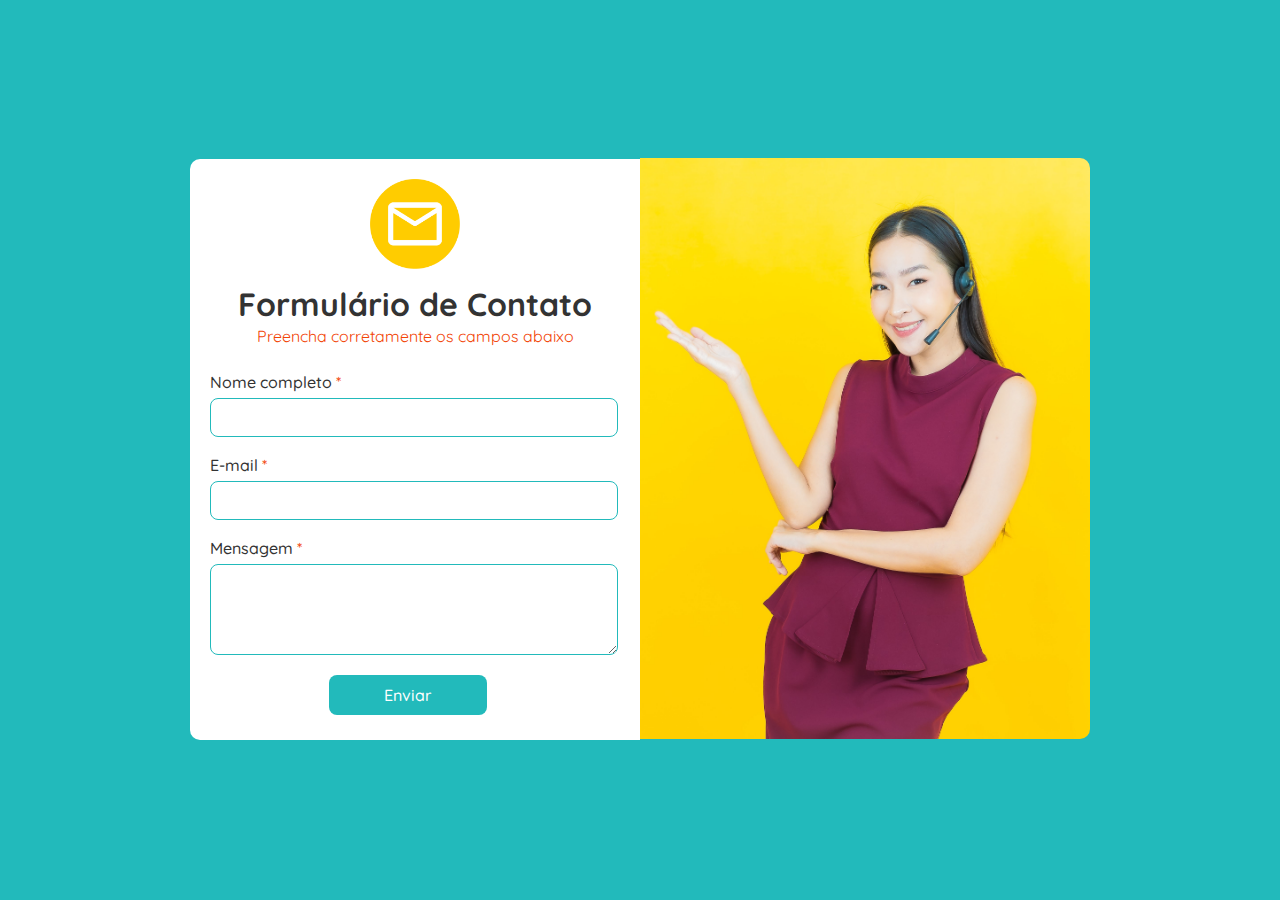
<file: Day01/index.html>
<!DOCTYPE html>
<html lang="pt-br">
<head>
    <meta charset="UTF-8">
    <meta http-equiv="X-UA-Compatible" content="IE=edge">
    <meta name="viewport" content="width=device-width, initial-scale=1.0">
    <title>Formulário de Contato | Amanda Amorim</title>

    <!--LINK CSS-->
    <link rel="stylesheet" href="./src/css/reset.css">
    <link rel="stylesheet" href="./src/css/base.css">
    <link rel="stylesheet" href="./src/css/form.css">
    <link rel="stylesheet" href="./src/css/img.css">
    <link rel="stylesheet" href="./src/css/responsividade.css">


</head>
<body>
    <main>
        <section class="formulario">

            <div class="icon">
                <img src="./src/img/icon.png" class="mail">

                <h1 class="titulo">Formulário de Contato</h1>
                <p class="texto-corrido">Preencha corretamente os campos abaixo</p>
            </div>

            <fieldset>
        <form action="" method="POST" name="form1">
         <label class="form-label" for="nomeSobrenome">Nome completo <spam>*</spam></label>
            <input type="text" id="nomeSobrenome" name="nome" required>

            <label class="form-label" for="email">E-mail <spam>*</spam></label>
            <input type="email" id="email" name="email" required>

            <label class="form-label" for="mensagem">Mensagem <spam>*</spam></label>
            <textarea id="mensagem" cols="30" rows="9" name="texto" required></textarea>

            <input type="submit" id="btn" value="Enviar" onclick="return validar()">
        </form>
    </fieldset>
        </section>
        <section class="imagem">
            <img src="./src/img/telemarketing.jpg" alt="">
        </section>
    
</main>

    <script src="./src/validacao.js"></script>
</body>
</html>
</file>
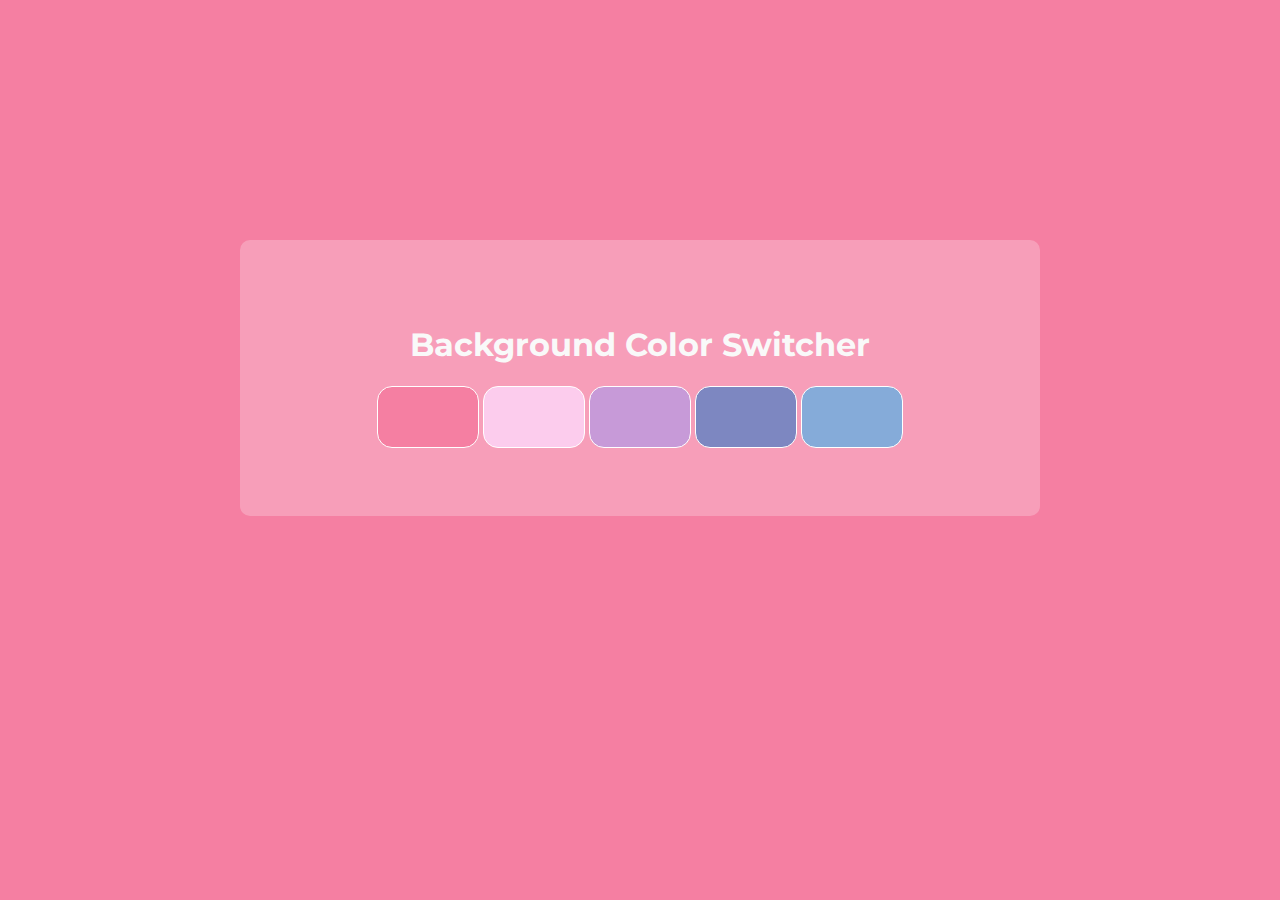
<file: Day02/index.html>
<!DOCTYPE html>
<html lang="pt-br">
<head>
    <meta charset="UTF-8">
    <meta http-equiv="X-UA-Compatible" content="IE=edge">
    <meta name="viewport" content="width=device-width, initial-scale=1.0">
    <title>Background Color Switcher</title>

    <!-- LINK CSS -->
    <link rel="stylesheet" href="./assets/css/style.css">

</head>
<body>
    
    <div class="container">
        <h1>Background Color Switcher</h1>
        <div class="buttons">
            <span class="button co1" id="cor01"></span>
            <span class="button 2cor" id="cor02"></span>
            <span class="button" id="cor03"></span>
            <span class="button" id="cor04"></span>
            <span class="button" id="cor05"></span>
        </div>
    </div>
    
    <script src="./assets/js/main.js"></script>
</body>
</html>
</file>
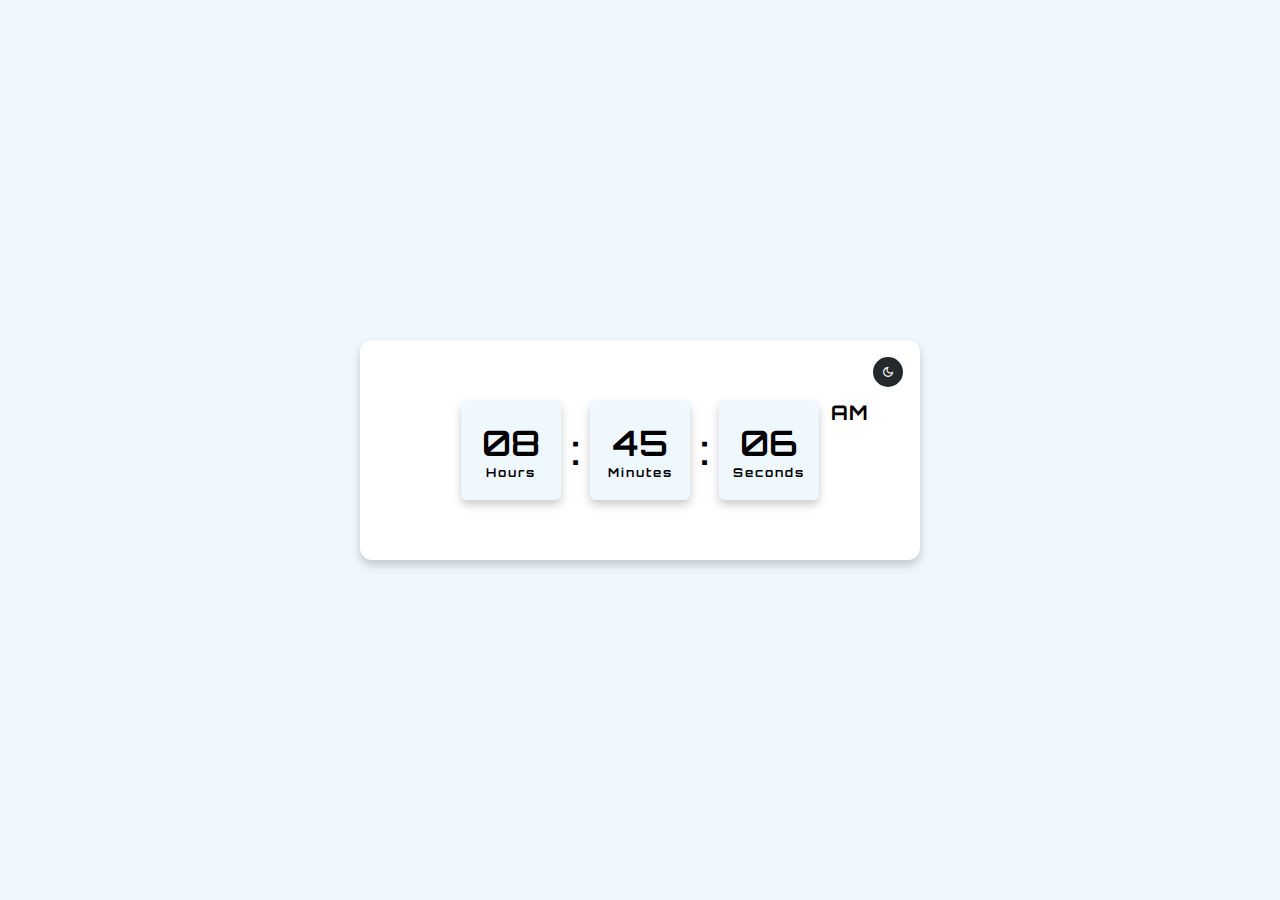
<file: Day03/index.html>
<!DOCTYPE html>
<html lang="pt-br">
<head>
    <meta charset="UTF-8">
    <meta http-equiv="X-UA-Compatible" content="IE=edge">
    <meta name="viewport" content="width=device-width, initial-scale=1.0">
    <title>Relógio Digital Dinâmico</title>

    <!-- LINK CSS -->
    <link rel="stylesheet" href="./src/css/style.css">

    <!-- LINK ICONS -->
    <link rel="stylesheet" href="https://fonts.googleapis.com/css2?family=Material+Symbols+Outlined:opsz,wght,FILL,GRAD@48,300,1,0" />

</head>
<body>
    <section>
        <div class="container">
          <div class="icons">
            <span class="material-symbols-outlined moon">dark_mode</span>
            <span class="material-symbols-outlined sun">brightness_7</span>

          </div>
          <div class="time">
            <div class="time-colon">
              <div class="time-text">
                <span class="num hour_num">08</span>
                <span class="text">Hours</span>
              </div>
              <span class="colon">:</span>
            </div>
            <div class="time-colon">
              <div class="time-text">
                <span class="num min_num">45</span>
                <span class="text">Minutes</span>
              </div>
              <span class="colon">:</span>
            </div>
            <div class="time-colon">
              <div class="time-text">
                <span class="num sec_num">06</span>
                <span class="text">Seconds</span>
              </div>
              <span class="am_pm">AM</span>
            </div>
          </div>
        </div>
      </section>

    <!-- LINK JAVASCRIPT -->
    <script src="./src/js/main.js"></script>
</body>
</html>
</file>
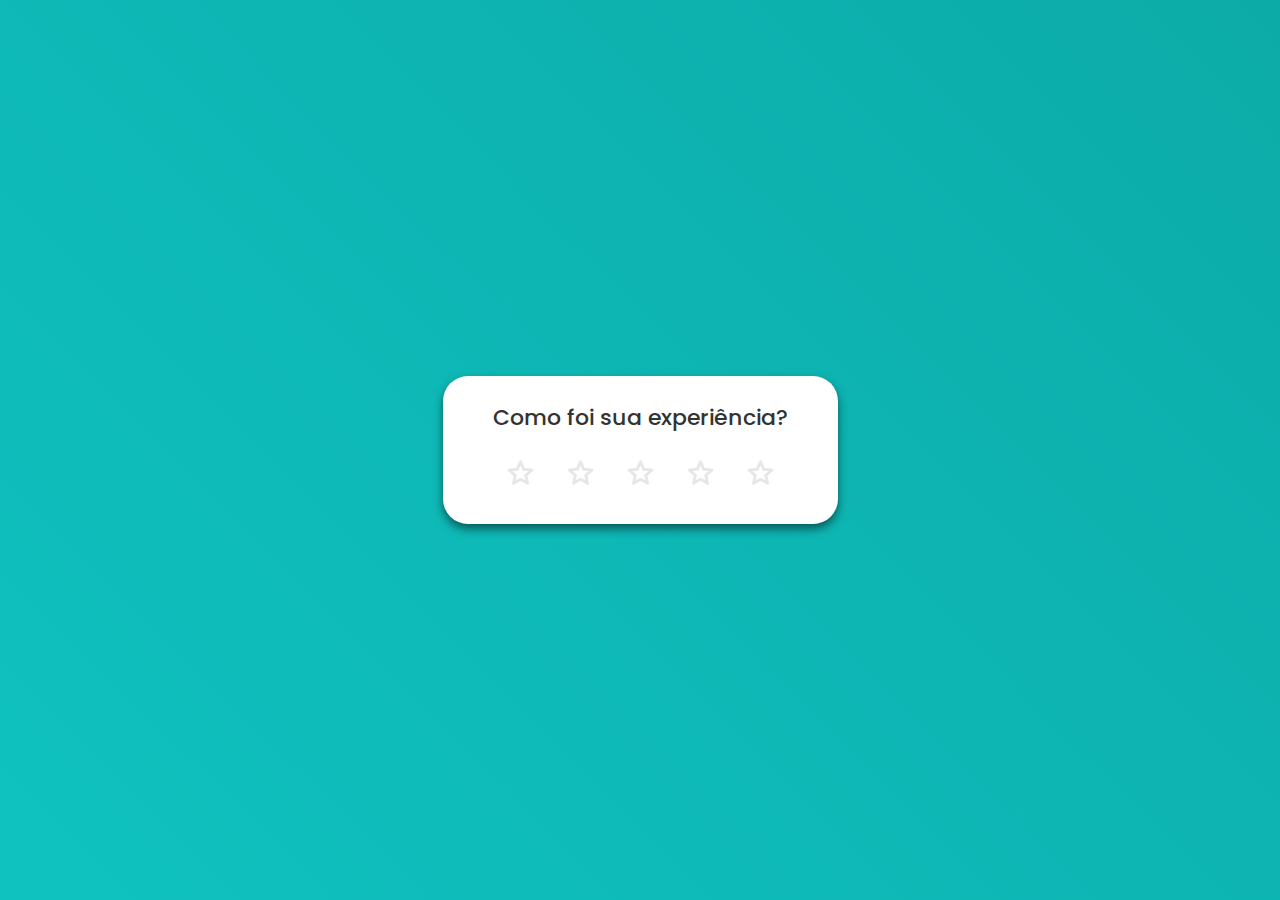
<file: Day05/index.html>
<!DOCTYPE html>
<html lang="pt-br">
<head>
    <meta charset="UTF-8">
    <meta http-equiv="X-UA-Compatible" content="IE=edge">
    <meta name="viewport" content="width=device-width, initial-scale=1.0">
    <title>Classificação Dinâmica por Estrelas</title>

    <!-- LINK CSS -->
    <link rel="stylesheet" href="./assets/css/style.css">

    <!-- LINK FAVICON -->
    <link rel="apple-touch-icon" sizes="180x180" href="./assets/images/android-chrome-192x192.png">
    <link rel="icon" type="image/png" sizes="32x32" href="./assets/images/favicon-32x32.png">
    <link rel="icon" type="image/png" sizes="16x16" href="./assets/images/favicon-16x16.png">
    <link rel="manifest" href="./assets/images/site.webmanifest">

    <!-- ICON -->
    <link rel="stylesheet" href="https://fonts.googleapis.com/css2?family=Material+Symbols+Rounded:opsz,wght,FILL,GRAD@48,400,1,0"/>

</head>
<body>
    <div class="rating-box">
        <header>Como foi sua experiência?</header>
        <div class="stars">
            <span class="material-symbols-rounded">star</span>
            <span class="material-symbols-rounded">star</span>
            <span class="material-symbols-rounded">star</span>
            <span class="material-symbols-rounded">star</span>
            <span class="material-symbols-rounded">star</span>
        </div>

    </div>

    <script src="./assets/js/main.js"></script>
</body>
</html>
</file>
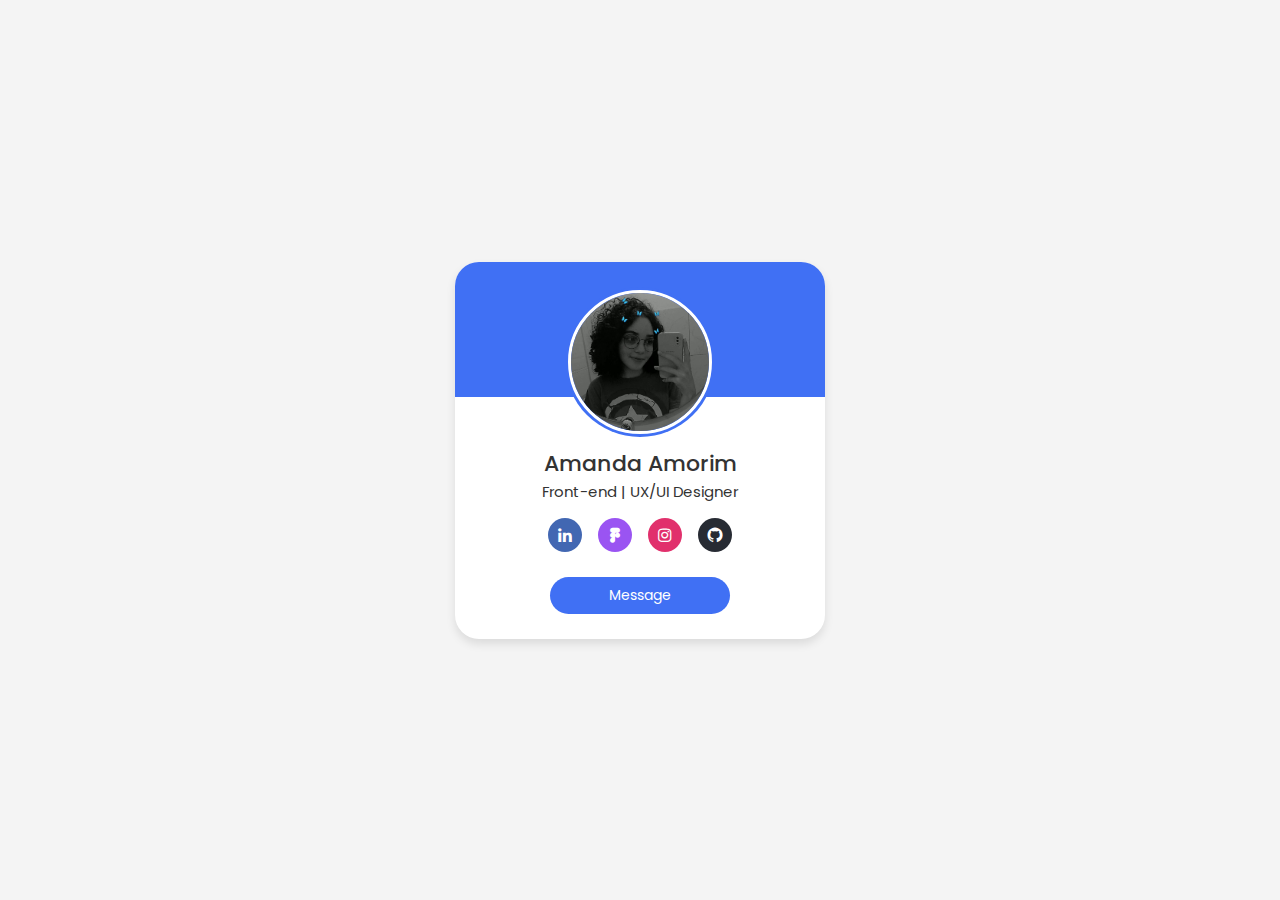
<file: Day06/index.html>
<!DOCTYPE html>
<html lang="pt-br">
<head>
    <meta charset="UTF-8">
    <meta http-equiv="X-UA-Compatible" content="IE=edge">
    <meta name="viewport" content="width=device-width, initial-scale=1.0">
    <title>Profile Card</title>

    <!-- LINK CSS -->
    <link rel="stylesheet" href="./src/css/style.css">

    <!-- LINK ICON -->
    <link href="https://unpkg.com/boxicons@2.1.2/css/boxicons.min.css" rel="stylesheet"/>
</head>
<body>
    <div class="profile-card">
        <div class="image">
          <img src="./src/img/image.jpg" alt="" class="profile-img"/>
        </div>
  
        <div class="text-data">
          <span class="name">Amanda Amorim</span>
          <span class="job">Front-end | UX/UI Designer</span>
        </div>
  
        <div class="media-buttons">
          <a href="https://www.linkedin.com/in/amandavsamorim/" target="_blank" style="background: #4267b2" class="link">
            <i class="bx bxl-linkedin"></i>
          </a>
          <a href="https://www.figma.com/@amandavsamorim"  target="_blank" style="background: #9A54F2" class="link">
            <i class="bx bxl-figma"></i>
          </a>
          <a href="https://instagram.com/amandavsamorim" target="_blank" style="background: #e1306c" class="link">
            <i class="bx bxl-instagram"></i>
          </a>
          <a href="https://github.com/amandavsadev"  target="_blank" style="background: #272B33" class="link">
            <i class="bx bxl-github"></i>
          </a>
        </div>
  
        <div class="buttons">
          <button class="button"><a href="mailto:amandavsadev@gmail.com">Message</a></button>
        </div>

      </div>
</body>
</html>
</file>
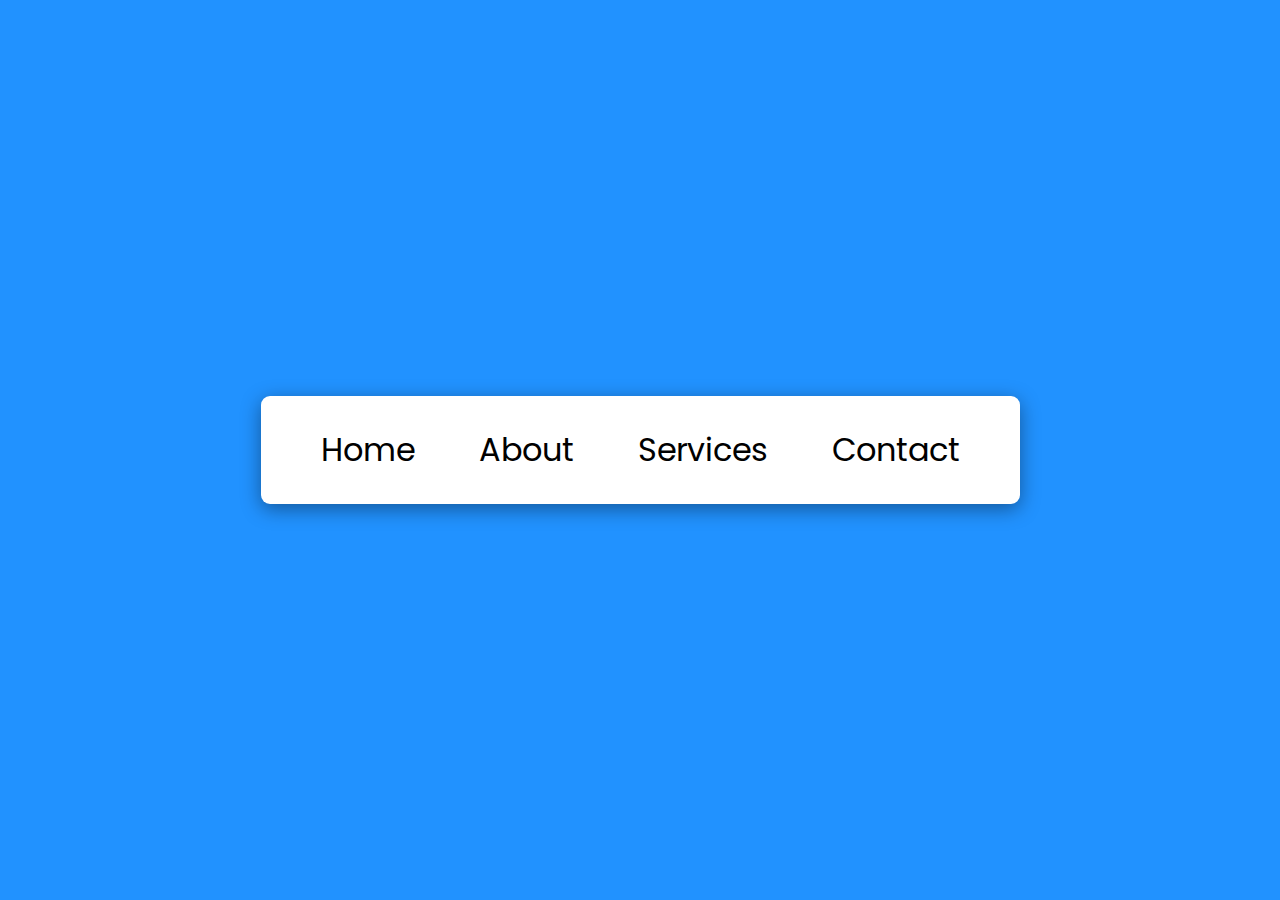
<file: Day07/index.html>
<!DOCTYPE html>
<html lang="pt-br">
<head>
    <meta charset="UTF-8">
    <meta http-equiv="X-UA-Compatible" content="IE=edge">
    <meta name="viewport" content="width=device-width, initial-scale=1.0">
    <title>Navbar Hover Animation</title>

    <!-- LINK CSS -->
    <link rel="stylesheet" href="./src/css/style.css">
    <link rel="stylesheet" href="./src/css/base.css">
    

</head>
<body>

    <div class="container">
        <nav>
          <ul>
            <li>Home</li>
            <li>About</li>
            <li>Services</li>
            <li>Contact</li>
          </ul>
        </nav>
      </div>
    
</body>
</html>
</file>
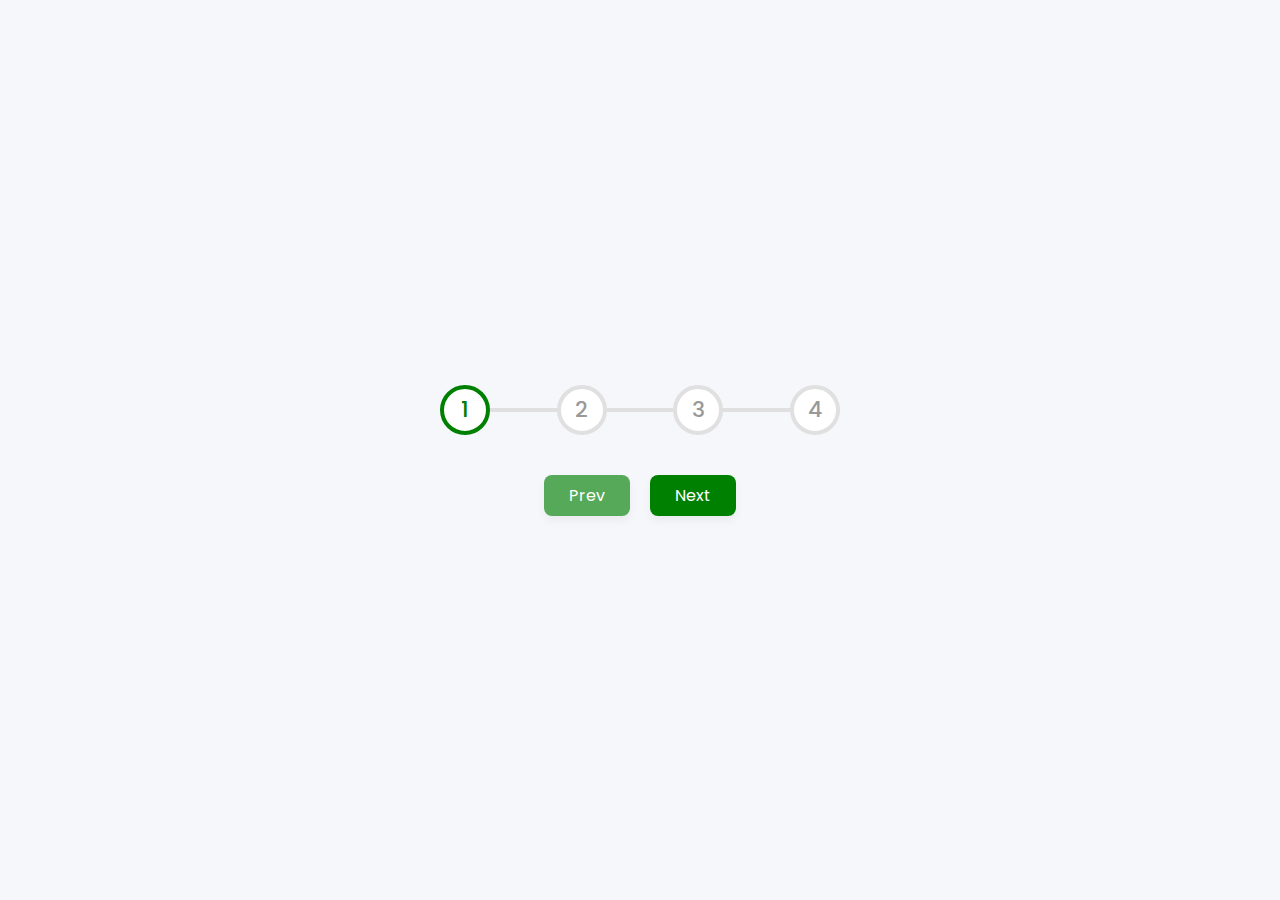
<file: Day08/index.html>
<!DOCTYPE html>
<html lang="en">
<head>
    <meta charset="UTF-8">
    <meta http-equiv="X-UA-Compatible" content="IE=edge">
    <meta name="viewport" content="width=device-width, initial-scale=1.0">
    <title>Barra de Progresso</title>

    <!-- LINK CSS -->
    <link rel="stylesheet" href="./src/css/style.css">
    <link rel="stylesheet" href="./src/css/base.css">

</head>
<body>
  <div class="container">
    <div class="steps">
      <span class="circle active">1</span>
      <span class="circle">2</span>
      <span class="circle">3</span>
      <span class="circle">4</span>
      <div class="progress-bar">
        <span class="indicator"></span>
      </div>
    </div>
    <div class="buttons">
      <button id="prev" disabled>Prev</button>
      <button id="next">Next</button>
    </div>
  </div>

  <script src="./src/js/main.js"></script>
</body>
</html>
</file>
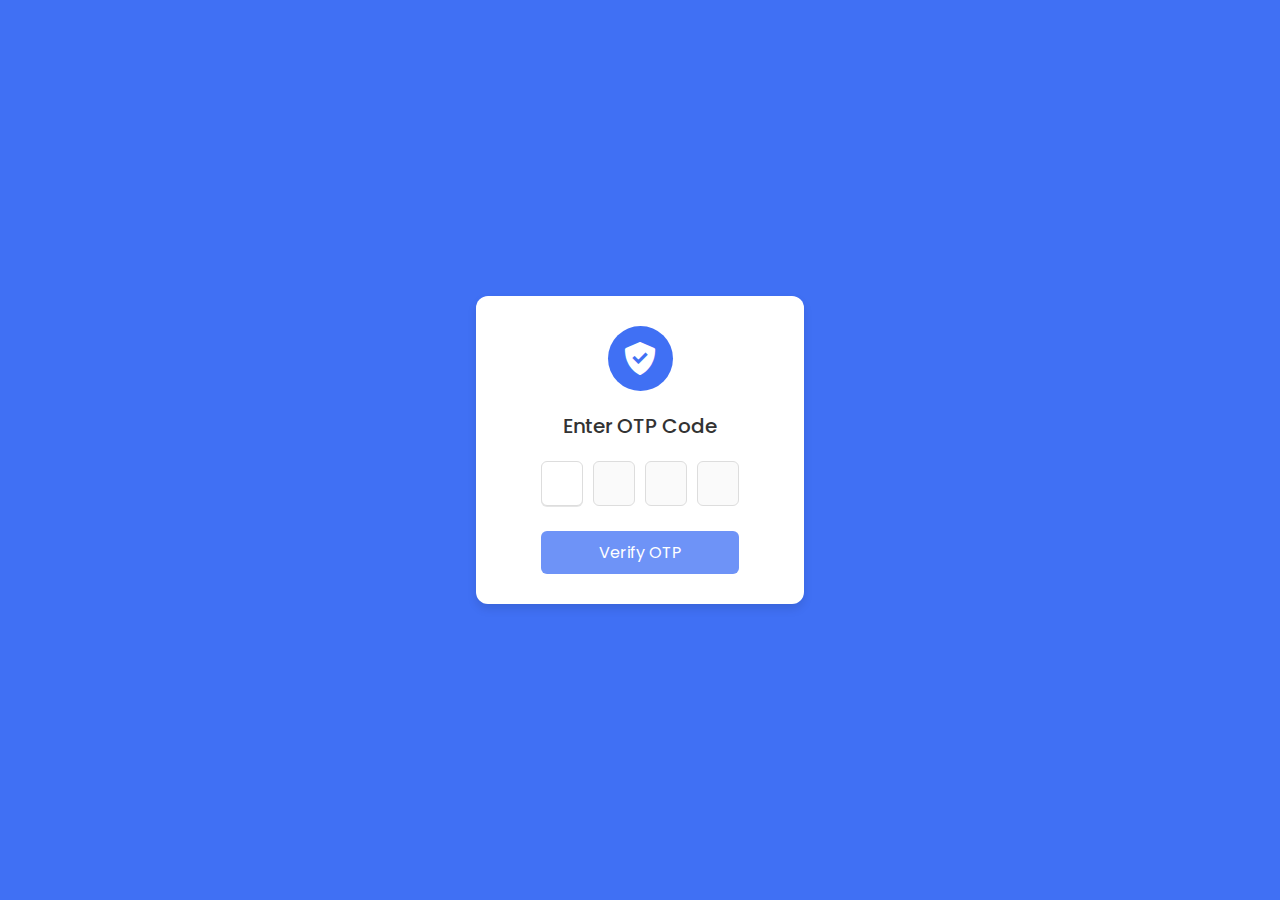
<file: Day10/index.html>
<!DOCTYPE html>
<html lang="pt-br">
<head>
    <meta charset="UTF-8">
    <meta http-equiv="X-UA-Compatible" content="IE=edge">
    <meta name="viewport" content="width=device-width, initial-scale=1.0">

    <!-- LINK CSS -->
    <link rel="stylesheet" href="./src/css/style.css">

     <!-- Boxicons CSS -->
     <link href="https://unpkg.com/boxicons@2.1.4/css/boxicons.min.css" rel="stylesheet" />

    <title>Formulário de Verificação OTP</title>
</head>
<body>
    <div class="container">
        <header>
          <i class="bx bxs-check-shield"></i>
        </header>
        <h4>Enter OTP Code</h4>
        <form action="#">
          <div class="input-field">
            <input type="number" />
            <input type="number" disabled />
            <input type="number" disabled />
            <input type="number" disabled />
          </div>
          <button>Verify OTP</button>
        </form>
      </div>

      <script src="./src/js/main.js"></script>
</body>
</html>
</file>
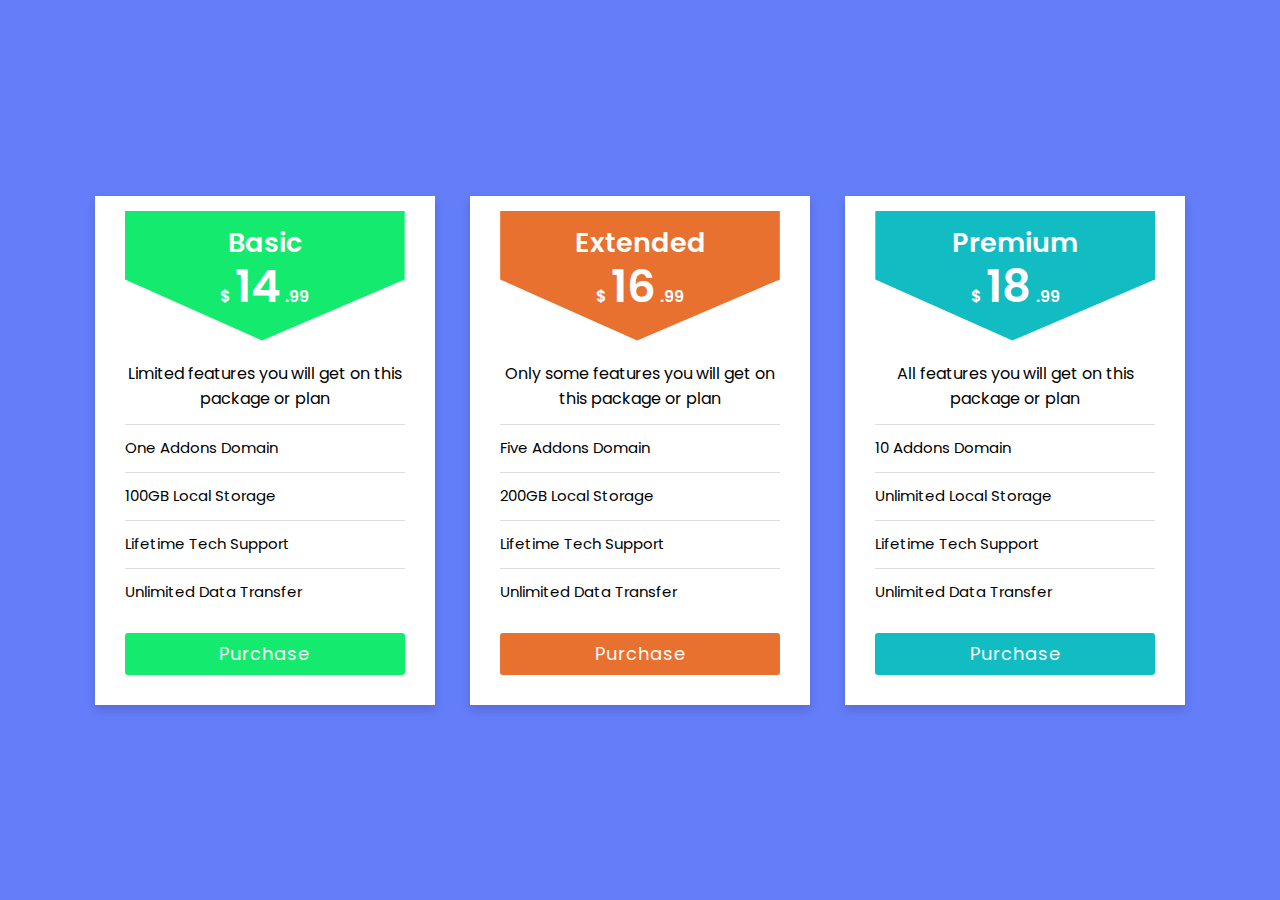
<file: Day11/index.html>
<!DOCTYPE html>
<html lang="pt-br">
<head>
    <meta charset="UTF-8">
    <meta http-equiv="X-UA-Compatible" content="IE=edge">
    <meta name="viewport" content="width=device-width, initial-scale=1.0">
    <title>Tabela de Preços Responsiva</title>

    <!-- LINK CSS -->
    <link rel="stylesheet" href="./src/css/style.css">
    
</head>
<body>
    <div class="content">
        <div class="card one">
          <div class="top">
            <div class="title">Basic</div>
            <div class="price-sec">
              <span class="dollar">$</span>
              <span class="price">14</span>
              <span class="decimal">.99</span>
            </div>
          </div>
          <div class="info">Limited features you will get on this package or plan</div>
          <div class="details">
            <div class="one">
              <span>One Addons Domain</span>
              <i class="fas fa-check"></i>
            </div>
            <div class="one">
              <span>100GB Local Storage</span>
              <i class="fas fa-check"></i>
            </div>
            <div class="one">
              <span>Lifetime Tech Support</span>
              <i class="fas fa-times"></i>
            </div>
            <div class="one">
              <span>Unlimited Data Transfer</span>
              <i class="fas fa-times"></i>
            </div>
            <button>Purchase</button>
          </div>
        </div>
        <div class="card two">
          <div class="top">
            <div class="title">Extended</div>
            <div class="price-sec">
              <span class="dollar">$</span>
              <span class="price">16</span>
              <span class="decimal">.99</span>
            </div>
          </div>
          <div class="info">Only some features you will get on this package or plan</div>
          <div class="details">
            <div class="one">
              <span>Five Addons Domain</span>
              <i class="fas fa-check"></i>
            </div>
            <div class="one">
              <span>200GB Local Storage</span>
              <i class="fas fa-check"></i>
            </div>
            <div class="one">
              <span>Lifetime Tech Support</span>
              <i class="fas fa-check"></i>
            </div>
            <div class="one">
              <span>Unlimited Data Transfer</span>
              <i class="fas fa-times"></i>
            </div>
            <button>Purchase</button>
          </div>
        </div>
        <div class="card three">
          <div class="top">
            <div class="title">Premium</div>
            <div class="price-sec">
              <span class="dollar">$</span>
              <span class="price">18</span>
              <span class="decimal">.99</span>
            </div>
          </div>
          <div class="info">All features you will get on this package or plan</div>
          <div class="details">
            <div class="one">
              <span>10 Addons Domain</span>
              <i class="fas fa-check"></i>
            </div>
            <div class="one">
              <span>Unlimited Local Storage</span>
              <i class="fas fa-check"></i>
            </div>
            <div class="one">
              <span>Lifetime Tech Support</span>
              <i class="fas fa-check"></i>
            </div>
            <div class="one">
              <span>Unlimited Data Transfer</span>
              <i class="fas fa-check"></i>
            </div>
            <button>Purchase</button>
          </div>
        </div>
      </div>

</body>
</html>
</file>
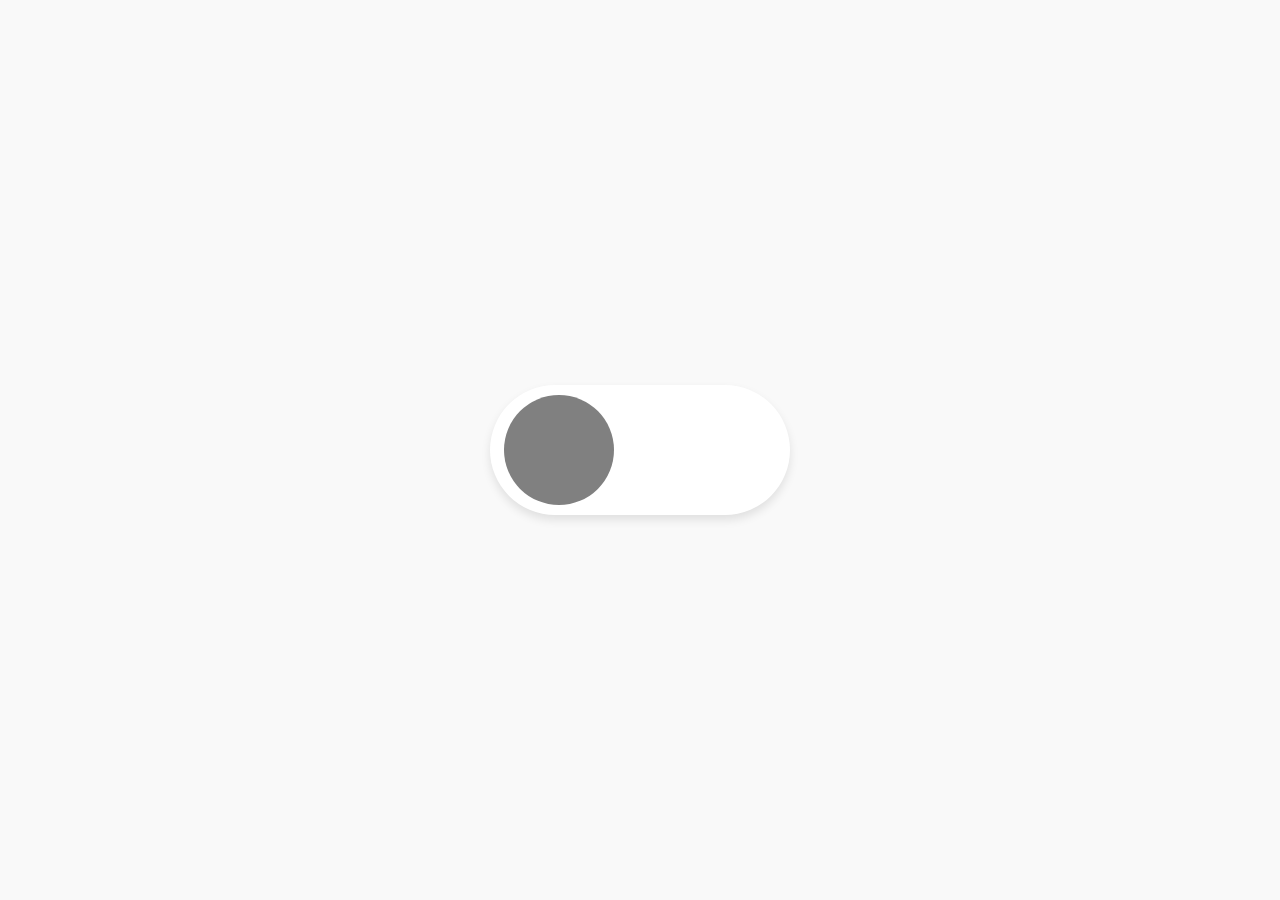
<file: Day12/index.html>
<!DOCTYPE html>
<html lang="pt-br">
<head>
    <meta charset="UTF-8">
    <meta http-equiv="X-UA-Compatible" content="IE=edge">
    <meta name="viewport" content="width=device-width, initial-scale=1.0">
    <title>Botão Dark/Light Mode</title>

    <!-- LINK CSS -->
    <link rel="stylesheet" href="./src/css/style.css">
</head>
<body>
     <div class="toggle"></div>

     <script src="./src/js/main.js"></script>
</body>
</html>
</file>
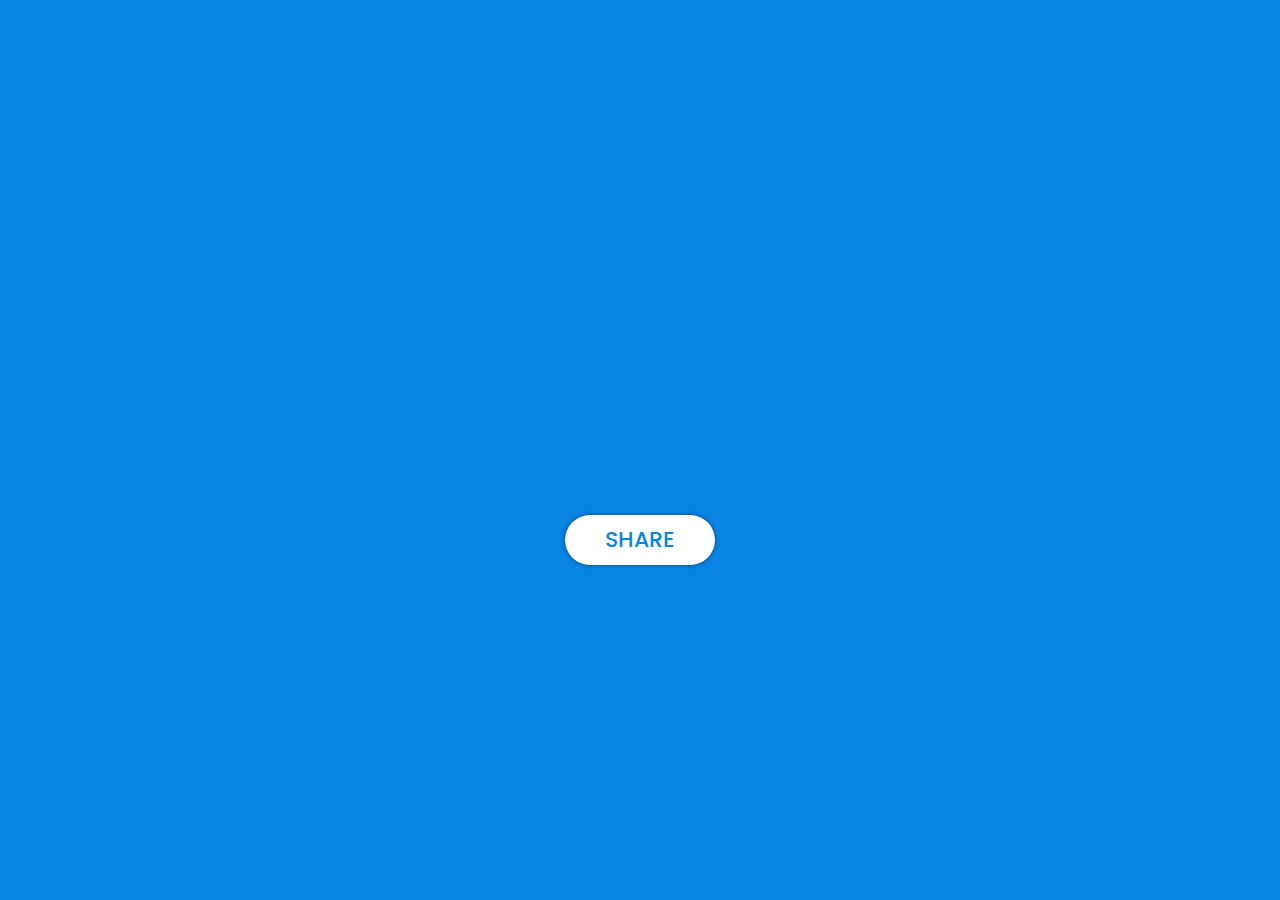
<file: Day13/index.html>
<!DOCTYPE html>
<html lang="pt-br">
  <head>
    <meta charset="UTF-8" />
    <meta http-equiv="X-UA-Compatible" content="IE=edge" />
    <meta name="viewport" content="width=device-width, initial-scale=1.0" />
    <title>Botão de Compartilhamento Animado</title>

    <!-- LINK CSS -->
    <link rel="stylesheet" href="./css/style.css">
    <link rel="stylesheet" href="https://cdnjs.cloudflare.com/ajax/libs/font-awesome/5.15.3/css/all.min.css">
    
  </head>
  <body>
    <div class="mainbox">
      <input type="checkbox" id="check" />
      <label for="check">Share</label>
      <div class="media-icons">
        <a href="#"><i class="fab fa-facebook"></i></a>
        <a href="#"><i class="fab fa-twitter"></i></a>
        <a href="#"><i class="fab fa-instagram"></i></a>
        <a href="#"><i class="fab fa-youtube"></i></a>
      </div>
    </div>
  </body>
</html>
</file>
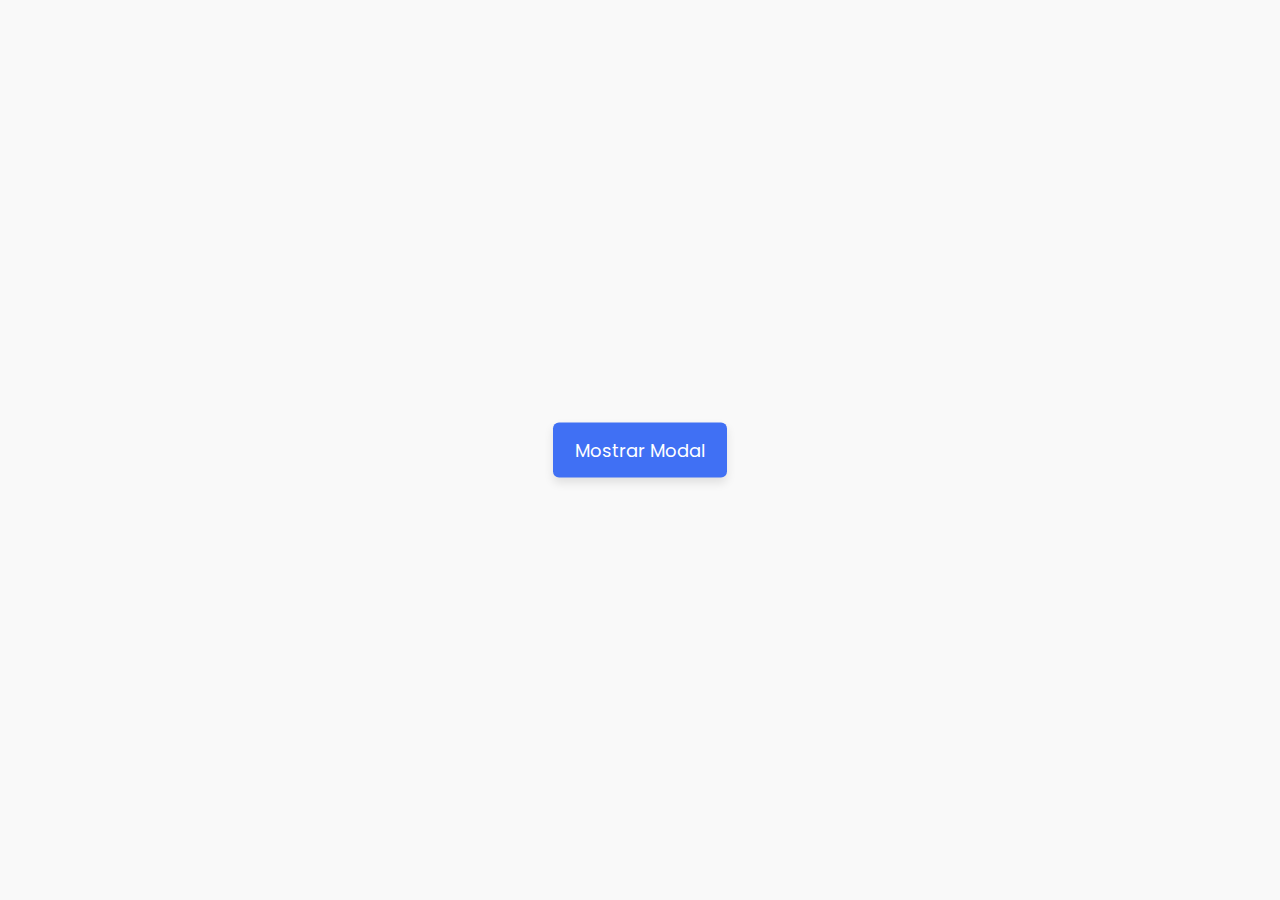
<file: Day14/index.html>
<!DOCTYPE html>
<html lang="pt-br">
<head>
    <meta charset="UTF-8">
    <meta http-equiv="X-UA-Compatible" content="IE=edge">
    <meta name="viewport" content="width=device-width, initial-scale=1.0">
    <title>Popup Modal</title>

    <!-- LINK CSS -->
    <link rel="stylesheet" href="./src/css/style.css">

</head>
<body>
    <section>
        <button class="show-modal">Mostrar Modal</button>
        <span class="overlay"></span>
  
        <div class="modal-box">
          <i class="fa-regular fa-circle-check"></i>
          <h2>Completo!</h2>
          <h3>Você baixou com sucesso todos os arquivos de código.</h3>
  
          <div class="buttons">
            <button class="close-btn">Ok, fechar</button>
            <button>Abrir arquivos</button>
          </div>
        </div>
      </section>

      <!-- LINK JS -->
      <script src="./src/js/main.js"></script>
</body>
</html>
</file>
<file: Day01/src/css/base.css>
@import url('https://fonts.googleapis.com/css2?family=Quicksand:wght@500;600&display=swap');

body {
    background-color: #22BABB;

    display: flex;
    justify-content: center;
    align-items: center;
    height: 100vh;

    font-family: 'Quicksand', sans-serif;
    color: #f3f3f3;
    font-size: 18px;
}

main {
    display: flex;
    align-items: center;
}
</file>
<file: Day01/src/css/form.css>
.titulo {
    font-size: 32px;
    color: #333;
    font-weight: bold;
    margin-top: 16px;
    text-align: center;
}

.texto-corrido {
    font-size: 16px;
    color: #F24405;
    text-align: center;
    margin: 8px 0 10px 0;
}

.formulario {
    background-color: #FFF;
    width: 450px;
    height: 581px;
    border-radius: 10px 0 0 10px;
}

form {
    display: flex;
    flex-direction: column;
    margin: 20px;
    width: 88%;
}

label {
    color: #333;
    font-family: 'Quicksand', sans-serif;
    font-weight: 500;
    font-size: 16px;
}

#email,
#nomeSobrenome,
#assunto {
    width: 100%;
    height: 35px;
    padding-left: 8px;
    border-radius: 8px;
    border: 1px solid #22BABB;
    margin: 8px 0 20px 0;
    font-family: 'Quicksand', sans-serif;
    font-size: 14px;
}

#mensagem {
    margin: 8px 0 20px 0;
    height: 85px;
    width: 100%;
    padding-left: 8px;
    border: 1px solid #22BABB;
    border-radius: 8px;
    font-family: 'Quicksand', sans-serif;
    font-size: 14px;
}

#btn {
    margin-left: 30%;
    width: 40%;
    height: 40px;
    border-radius: 8px;
    border: none;
    background-color: #22BABB;
    color: #FFF;
    text-align: center;
    font-size: 16px;
    font-family: 'Quicksand', sans-serif;
    font-weight: 500;
}

#btn:hover {
    background-color: #159091;
    cursor: pointer;
    transform: 0.2s;
}

spam {
    color: #F24405;
}
</file>
<file: Day01/src/css/img.css>
.imagem img {
    width: 450px;
    border-radius: 0 10px 10px 0;
}

.mail {
    width: 20%;
    margin-left: 40%;
    margin-top: 20px;
}
</file>
<file: Day01/src/css/responsividade.css>
@media screen and (max-width: 767px) {
    .imagem img {
        display: none;
    }

    .formulario {
        width: 350px;
        border-radius: 10px;
    }

    .titulo {
        font-size: 28px;
    }

    .mail {
        width: 23%
    }

    form {
        width: 85%;
    }
}
</file>
<file: Day02/assets/css/style.css>
@import url('https://fonts.googleapis.com/css2?family=Montserrat:wght@600&display=swap');

body {
  display: flex;
  align-items: center;
  justify-content: center;
  margin-top: 15rem;
  background-color: #F57FA2;
  font-family: 'Montserrat', sans-serif;
  color: #f9f9f9;
}

.container {
  background: rgba(255, 255, 255, 0.247);
  width: 50rem;
  padding: 4rem 0;
  border-radius: 10px;
  display: flex;
  flex-direction: column;
  align-items: center;
  justify-content: center;
}

span {
  display: block;
  cursor: pointer;
}

.button {
  width: 100px;
  height: 60px;
  border: solid #FFF 1px;
  display: inline-block;
  border-radius: 15px;
}

#cor01 {
  background: #F57FA2;
}
#cor02 {
  background-color: #FCCCED;
}  
#cor03{
  background-color: #C79AD8;
}
#cor04{
  background-color: #7D87C1;
}
#cor05{
  background-color: #85ABD9;
}
</file>
<file: Day03/src/css/style.css>
@import url('https://fonts.googleapis.com/css2?family=Orbitron:wght@400;500;600;700&display=swap');

*{
  margin: 0;
  padding: 0;
  box-sizing: border-box;
  font-family: 'Orbitron', sans-serif;
  transition: all 0.4s ease;
}

section{
  min-height: 100vh;
  width: 100%;
  display: flex;
  align-items: center;
  justify-content: center;
  background: #F0F8FF;
  padding: 0 20px;
}

section.dark{
  background: #24292D;
}

section .container{
  display: flex;
  align-items: center;
  justify-content: center;
  height: 220px;
  max-width: 560px;
  width: 100%;
  background: #fff;
  box-shadow: 0 5px 10px rgba(0, 0, 0, 0.2);
  border-radius: 12px;
  position: relative;
}

section.dark .container{
  background: #323840;
}

section .container .icons span{
  position: absolute;
  right: 17px;
  top: 17px;
  height: 30px;
  width: 30px;
  background: #24292D;
  color: #fff;
  text-align: center;
  line-height: 30px;
  border-radius: 50%;
  font-size: 14px;
  cursor: pointer;
}

section.dark .container .icons span{
  background: #fff;
  color: #323840;
}

.container .icons span.sun{
  opacity: 0;
  pointer-events: none;
}

section.dark .container .icons span.sun{
  opacity: 1;
  pointer-events: auto;
  font-size: 16px;
}

section .container .time{
  display: flex;
  align-items: center;
}

.container .time .time-colon{
  display: flex;
  align-items: center;
  position: relative;
}

.time .time-colon .am_pm{
  position: absolute;
  top: 0;
  right: -50px;
  font-size: 20px;
  font-weight: 700;
  letter-spacing: 1px;
}

section.dark .time .time-colon .am_pm{
  color: #fff;
}

.time .time-colon .time-text{
  height: 100px;
  width: 100px;
  display: flex;
  align-items: center;
  flex-direction: column;
  justify-content: center;
  background: #F0F8FF;
  border-radius: 6px;
  box-shadow: 0 5px 10px rgba(0, 0, 0, 0.2);
}

section.dark .time .time-colon .time-text{
  background: #24292D;
}
.time .time-colon .time-text,
.time .time-colon .colon{
  font-size: 35px;
  font-weight: 600;
}

section.dark .time .time-text .num,
section.dark .time .colon{
  color: #fff;
}

.time .time-colon .colon{
  font-size: 40px;
  margin: 0 10px;
}

.time .time-colon .time-text .text{
  font-size: 12px;
  font-weight: 700;
  letter-spacing: 2px;
}

section.dark  .time .time-colon .text{
  color: #fff;
}
</file>
<file: Day05/assets/css/style.css>
@import url('https://fonts.googleapis.com/css2?family=Poppins:wght@500&display=swap');

* {
    margin: 0;
    padding: 0;
    box-sizing: 0;
    font-family: 'Poppins', sans-serif;
}

body {
    height: 100vh;
    display: flex;
    align-items: center;
    justify-content: center;
    background: linear-gradient(45deg, #0FC2C0, #0CABA8);
}

.rating-box {
    position: relative;
    background: #fff;
    padding: 25px 50px 35px;
    border-radius: 25px;
    box-shadow: 0 5px 10px rgba(0, 0, 0, 0.5);
}

.rating-box header {
    font-size: 22px;
    color: #333;
    font-weight: 500;
    margin-bottom: 20px;
    text-align: center;
}

.rating-box .stars {
    display: flex;
    align-items: center;
    justify-content: center;
    gap: 25px;
}

.stars span {
    color: #e6e6e6;
    font-size: 35px;
    cursor: pointer;
    transition: color 0.2s ease;
}

.stars span.active {
    color: #ff9c1a;
}
</file>
<file: Day06/src/css/style.css>
/* Google Fonts - Poppins */
@import url("https://fonts.googleapis.com/css2?family=Poppins:wght@300;400;500;600&display=swap");

* {
  margin: 0;
  padding: 0;
  box-sizing: border-box;
  font-family: "Poppins", sans-serif;
}

body {
  height: 100vh;
  display: flex;
  align-items: center;
  justify-content: center;
  background-color: #f4f4f4;
}

.profile-card {
  display: flex;
  flex-direction: column;
  align-items: center;
  max-width: 370px;
  width: 100%;
  background: #fff;
  border-radius: 24px;
  padding: 25px;
  box-shadow: 0 5px 10px rgba(0, 0, 0, 0.1);
  position: relative;
}

.profile-card::before {
  content: "";
  position: absolute;
  top: 0;
  left: 0;
  height: 36%;
  width: 100%;
  border-radius: 24px 24px 0 0;
  background-color: #4070f4;
}

.image {
  position: relative;
  height: 150px;
  width: 150px;
  border-radius: 50%;
  background-color: #4070f4;
  padding: 3px;
  margin-bottom: 10px;
}

.image .profile-img {
  height: 100%;
  width: 100%;
  object-fit: cover;
  border-radius: 50%;
  border: 3px solid #fff;
}

.profile-card .text-data {
  display: flex;
  flex-direction: column;
  align-items: center;
  color: #333;
}

.text-data .name {
  font-size: 22px;
  font-weight: 500;
}

.text-data .job {
  font-size: 15px;
  font-weight: 400;
}

.profile-card .media-buttons {
  display: flex;
  align-items: center;
  margin-top: 15px;
}

.media-buttons .link {
  display: flex;
  align-items: center;
  justify-content: center;
  color: #fff;
  font-size: 18px;
  height: 34px;
  width: 34px;
  border-radius: 50%;
  margin: 0 8px;
  background-color: #4070f4;
  text-decoration: none;
}

.profile-card .buttons {
  display: flex;
  align-items: center;
  margin-top: 25px;
  width: 200px;
}

.buttons .button {
    border: none;
    width: 100%;
    border-radius: 24px;
    margin: 0 10px;
    padding: 8px 24px;
    background-color: #4070f4;
    cursor: pointer;
    transition: all 0.3s ease;
}

.buttons .button a {
    text-decoration: none;
    color: #fff;
    font-size: 14px;
    font-weight: 400;
}

.buttons .button:hover {
  background-color: #0e4bf1;
}
</file>
<file: Day07/src/css/style.css>
.container{
  width: 100%;
  height: 100vh;
  background: #2192ff;
  display: flex;
  align-items: center;
  justify-content: center;
}

nav{
  background: #fff;
  border-radius: 9px;
  padding: 30px;
  box-shadow: 0 5px 20px rgba(0,0,0,0.4);
}

nav ul li{
  display: inline-block;
  list-style: none;
  font-size: 2rem;
  padding: 0 10px;
  margin: 0 20px;
  cursor: pointer;
  position: relative;
}

nav ul li:after{
  content: '';
  width: 0;
  height: 3px;
  background: #2192ff;
  position: absolute;
  left: 0;
  bottom: -10px;
  transition: 0.5s;
}

nav ul li:hover::after{
  width:100%;
}
</file>
<file: Day07/src/css/base.css>
@import url('https://fonts.googleapis.com/css2?family=Poppins:wght@200;300;400;500&display=swap');

*{
  margin: 0;
  padding: 0;
  box-sizing: border-box;
  font-family: 'Poppins', sans-serif;
}
</file>
<file: Day08/src/css/style.css>
.container {
  display: flex;
  flex-direction: column;
  align-items: center;
  gap: 40px;
  max-width: 400px;
  width: 100%;
}

.container .steps {
  display: flex;
  width: 100%;
  align-items: center;
  justify-content: space-between;
  position: relative;
}

.steps .circle {
  display: flex;
  align-items: center;
  justify-content: center;
  height: 50px;
  width: 50px;
  color: #999;
  font-size: 22px;
  font-weight: 500;
  border-radius: 50%;
  background: #fff;
  border: 4px solid #e0e0e0;
  transition: all 200ms ease;
  transition-delay: 0s;
}

.steps .circle.active {
  transition-delay: 100ms;
  border-color: green;
  color: green;
}

.steps .progress-bar {
  position: absolute;
  height: 4px;
  width: 100%;
  background: #e0e0e0;
  z-index: -1;
}

.progress-bar .indicator {
  position: absolute;
  height: 100%;
  width: 0%;
  background: green;
  transition: all 300ms ease;
}

.container .buttons {
  display: flex;
  gap: 20px;
}

.buttons button {
  padding: 8px 25px;
  background: green;
  border: none;
  border-radius: 8px;
  color: #fff;
  font-size: 16px;
  font-weight: 400;
  cursor: pointer;
  box-shadow: 0 5px 10px rgba(0, 0, 0, 0.05);
  transition: all 200ms linear;
}

.buttons button:active {
  transform: scale(0.97);
}

.buttons button:disabled {
  background: rgba(0, 128, 0, 0.651);
  cursor: not-allowed;
}
</file>
<file: Day08/src/css/base.css>
@import url("https://fonts.googleapis.com/css2?family=Poppins:wght@200;300;400;500;600;700&display=swap");

* {
  margin: 0;
  padding: 0;
  box-sizing: border-box;
  font-family: "Poppins", sans-serif;
}

body {
  height: 100vh;
  display: flex;
  align-items: center;
  justify-content: center;
  background: #f6f7fb;
}
</file>
<file: Day10/src/css/style.css>
@import url("https://fonts.googleapis.com/css2?family=Poppins:wght@200;300;400;500;600;700&display=swap");
* {
  margin: 0;
  padding: 0;
  box-sizing: border-box;
  font-family: "Poppins", sans-serif;
}
body {
  min-height: 100vh;
  display: flex;
  align-items: center;
  justify-content: center;
  background: #4070f4;
}
:where(.container, form, .input-field, header) {
  display: flex;
  flex-direction: column;
  align-items: center;
  justify-content: center;
}
.container {
  background: #fff;
  padding: 30px 65px;
  border-radius: 12px;
  row-gap: 20px;
  box-shadow: 0 5px 10px rgba(0, 0, 0, 0.1);
}
.container header {
  height: 65px;
  width: 65px;
  background: #4070f4;
  color: #fff;
  font-size: 2.5rem;
  border-radius: 50%;
}
.container h4 {
  font-size: 1.25rem;
  color: #333;
  font-weight: 500;
}
form .input-field {
  flex-direction: row;
  column-gap: 10px;
}
.input-field input {
  height: 45px;
  width: 42px;
  border-radius: 6px;
  outline: none;
  font-size: 1.125rem;
  text-align: center;
  border: 1px solid #ddd;
}
.input-field input:focus {
  box-shadow: 0 1px 0 rgba(0, 0, 0, 0.1);
}
.input-field input::-webkit-inner-spin-button,
.input-field input::-webkit-outer-spin-button {
  display: none;
}
form button {
  margin-top: 25px;
  width: 100%;
  color: #fff;
  font-size: 1rem;
  border: none;
  padding: 9px 0;
  cursor: pointer;
  border-radius: 6px;
  pointer-events: none;
  background: #6e93f7;
  transition: all 0.2s ease;
}
form button.active {
  background: #4070f4;
  pointer-events: auto;
}
form button:hover {
  background: #0e4bf1;
}
</file>
<file: Day11/src/css/style.css>
@import url('https://fonts.googleapis.com/css2?family=Poppins:wght@200;300;400;500;600;700&display=swap');
*{
  margin: 0;
  padding: 0;
  box-sizing: border-box;
  font-family: 'Poppins',sans-serif;
}
body{
  min-height: 100vh;
  display: flex;
  align-items: center;
  justify-content: center;
  padding: 20px;
  background: #647df9;
}
.content{
  max-width: 1090px;
  width: 100%;
  margin: auto;
  display: flex;
  justify-content: space-between;
  flex-wrap: wrap;
}
 .content .card{
  background: #fff;
  width: calc(33% - 20px);
  text-align: center;
  padding: 15px 30px  30px 30px;
  box-shadow: 0 5px 10px rgba(0, 0, 0, 0.15);
}
.content .card .top{
  height: 130px;
  color: #fff;
  padding: 12px 0 0 0 ;
  clip-path: polygon(0 0, 100% 0, 100% 53%, 49% 100%, 0 53%);
}

.content .card .top .title{
 font-size: 27px;
 font-weight: 600;
}
.content .card .top .price-sec{
  margin-top: -10px;
  font-weight: 600;
}
.content .card .top .price{
  font-size: 45px;
}
.content .card .info{
  font-size: 16px;
  margin-top: 20px;
}
.content .card .details .one{
  margin-top: 25px;
  font-size: 15px;
  display: flex;
  justify-content: space-between;
  align-items: center;
  position: relative;
}
.content .card .details .one::before{
  position: absolute;
  content: "";
  width: 100%;
  background: #ddd;
  height: 1px;
  left: 0;
  top: -12px;
  border-radius: 25px;
}
.content .card .details .one i{
  color: #2db94d;
}
.content .card .details i.fa-times{
  color: #cd3241;
}
.content .card button{
  outline: none;
  border: none;
  height: 42px;
  color: #fff;
  margin-top: 30px;
  border-radius: 3px;
  font-size: 18px;
  width: 100%;
  display: block;
  transition: all 0.3s ease;
  cursor: pointer;
  letter-spacing: 1px;
}
.content .one .top,
.content .one button{
  background: #14eb6e;
}
.content .two .top,
.content .two button{
  background: #e87130;
}
.content .three .top,
.content .three button{
  background: #11BCC3;
}
.content button:hover {
  filter: brightness(90%);
}
.content .one ::selection{
background: #8af5b6;
}
.content .two ::selection{
background:  #f2b08c;
}
.content .three ::selection{
background: #d0f9fb;
}
@media (max-width:1000px) {
   .content .card{
    background: #fff;
    width: calc(50% - 20px);
    margin-bottom: 30px;
}
}
@media (max-width:715px) {
 .content .card{
    width: 100%;
}
}
</file>
<file: Day12/src/css/style.css>
* {
    margin: 0;
    padding: 0;
    box-sizing: border-box;
  }

  body {
    height: 100vh;
    display: flex;
    align-items: center;
    justify-content: center;
    background-color: #F9F9F9;
    transition: all 0.3s ease-in-out;
  }

  body.dark {
    background-color: #18191a;
  }

  .toggle {
    position: relative;
    height: 130px;
    width: 300px;
    border-radius: 100px;
    background-color: #fff;
    box-shadow: 0 5px 10px rgba(0, 0, 0, 0.1);
    cursor: pointer;
  }

  .toggle::before {
    content: "";
    position: absolute;
    height: 110px;
    width: 110px;
    background: gray;
    border-radius: 50%;
    top: 50%;
    left: 14px;
    transform: translateY(-50%);
    transition: all 0.3s ease-in-out;
  }

  .toggle.active::before {
    background-color: #18191a;
    left: calc(100% - 110px - 14px);
    font-family: 'Poppins', sans-serif;
  }
</file>
<file: Day13/css/style.css>
@import url('https://fonts.googleapis.com/css2?family=Poppins:wght@200;300;400;500;600;700&display=swap');
*{
  margin: 0;
  padding: 0;
  box-sizing: border-box;
  font-family: 'Poppins',sans-serif;
}
body{
  background: #0984e3
}
.mainbox{
  position: absolute;
  left: 50%;
  top: 60%;
  transform: translate(-50%, -50%);
}
label{
  position: relative;
  background: #fff;
  height: 50px;
  width: 150px;
  border-radius: 35px;
  line-height: 50px;
  text-align: center;
  font-size: 22px;
  font-weight: 500;
  text-transform: uppercase;
  display: block;
  color: #0984e3;
  cursor: pointer;
  box-shadow: 0 0 4px rgba(0, 0, 0, 0.5);
  transition: all 0.3s ease;
}
label:hover{
letter-spacing: 1px;
}
label::before{
  content: 'Cancel';
  position: absolute;
  height: 100%;
  width: 100%;
  left: 0;
  top: 0;
  background: #fff;
  border-radius: 35px;
  opacity: 0;
}
#check{
  display: none;
}
#check:checked ~ label::before{
  opacity: 1;
}
.media-icons{
  position: absolute;
  left: 50%;
  top: -120px;
  transform: translateX(-50%);
  background: #fff;
  width: 140%;
  height: 110%;
  text-align: center;
  display: flex;
  align-items: center;
  justify-content: space-evenly;
  border-radius: 35px;
  padding: 4px;
  z-index: 1;
  opacity: 0;
  pointer-events: none;
  box-shadow: 0 0 4px rgba(0, 0, 0, 0.5);
  transition: all 0.3s ease;
}
#check:checked ~ .media-icons{
  opacity: 1;
  pointer-events: auto;
  top: -84px;
}
.media-icons::before{
  content: '';
  width: 18px;
  height: 18px;
  position: absolute;
  left: 50%;
  background: #fff;
  bottom: -9px;
  transform: translateX(-50%) rotate(45deg);
  z-index: -1;
}
.media-icons a{
  font-size: 22px;
  color: #0984e3;
  transition: all 0.3s ease;
}
.media-icons a:hover{
  transform: translateY(-2px);
}
.media-icons a:nth-child(1):hover{
  color: #426782;
}
.media-icons a:nth-child(2):hover{
  color: #1da1f2;
}
.media-icons a:nth-child(3):hover{
  color: #e1306c;
}
.media-icons a:nth-child(4):hover{
  color: #ff0000;
}
</file>
<file: Day14/src/css/style.css>
/* Google Fonts - Poppins */
@import url("https://fonts.googleapis.com/css2?family=Poppins:wght@300;400;500;600&display=swap");

* {
  margin: 0;
  padding: 0;
  box-sizing: border-box;
  font-family: "Poppins", sans-serif;
}

section {
  position: fixed;
  height: 100%;
  width: 100%;
  background: #f9f9f9;
}

button {
  font-size: 18px;
  font-weight: 400;
  color: #fff;
  padding: 14px 22px;
  border: none;
  background: #4070f4;
  border-radius: 6px;
  cursor: pointer;
}
button:hover {
  background-color: #265df2;
}
button.show-modal,
.modal-box {
  position: fixed;
  left: 50%;
  top: 50%;
  transform: translate(-50%, -50%);
  box-shadow: 0 5px 10px rgba(0, 0, 0, 0.1);
}
section.active .show-modal {
  display: none;
}
.overlay {
  position: fixed;
  height: 100%;
  width: 100%;
  background: rgba(0, 0, 0, 0.3);
  opacity: 0;
  pointer-events: none;
}
section.active .overlay {
  opacity: 1;
  pointer-events: auto;
}
.modal-box {
  display: flex;
  flex-direction: column;
  align-items: center;
  max-width: 380px;
  width: 100%;
  padding: 30px 20px;
  border-radius: 24px;
  background-color: #fff;
  opacity: 0;
  pointer-events: none;
  transition: all 0.3s ease;
  transform: translate(-50%, -50%) scale(1.2);
}
section.active .modal-box {
  opacity: 1;
  pointer-events: auto;
  transform: translate(-50%, -50%) scale(1);
}
.modal-box i {
  font-size: 70px;
  color: #4070f4;
}
.modal-box h2 {
  margin-top: 20px;
  font-size: 25px;
  font-weight: 500;
  color: #333;
}
.modal-box h3 {
  font-size: 16px;
  font-weight: 400;
  color: #333;
  text-align: center;
}
.modal-box .buttons {
  margin-top: 25px;
}
.modal-box button {
  font-size: 14px;
  padding: 6px 12px;
  margin: 0 10px;
}
</file>
